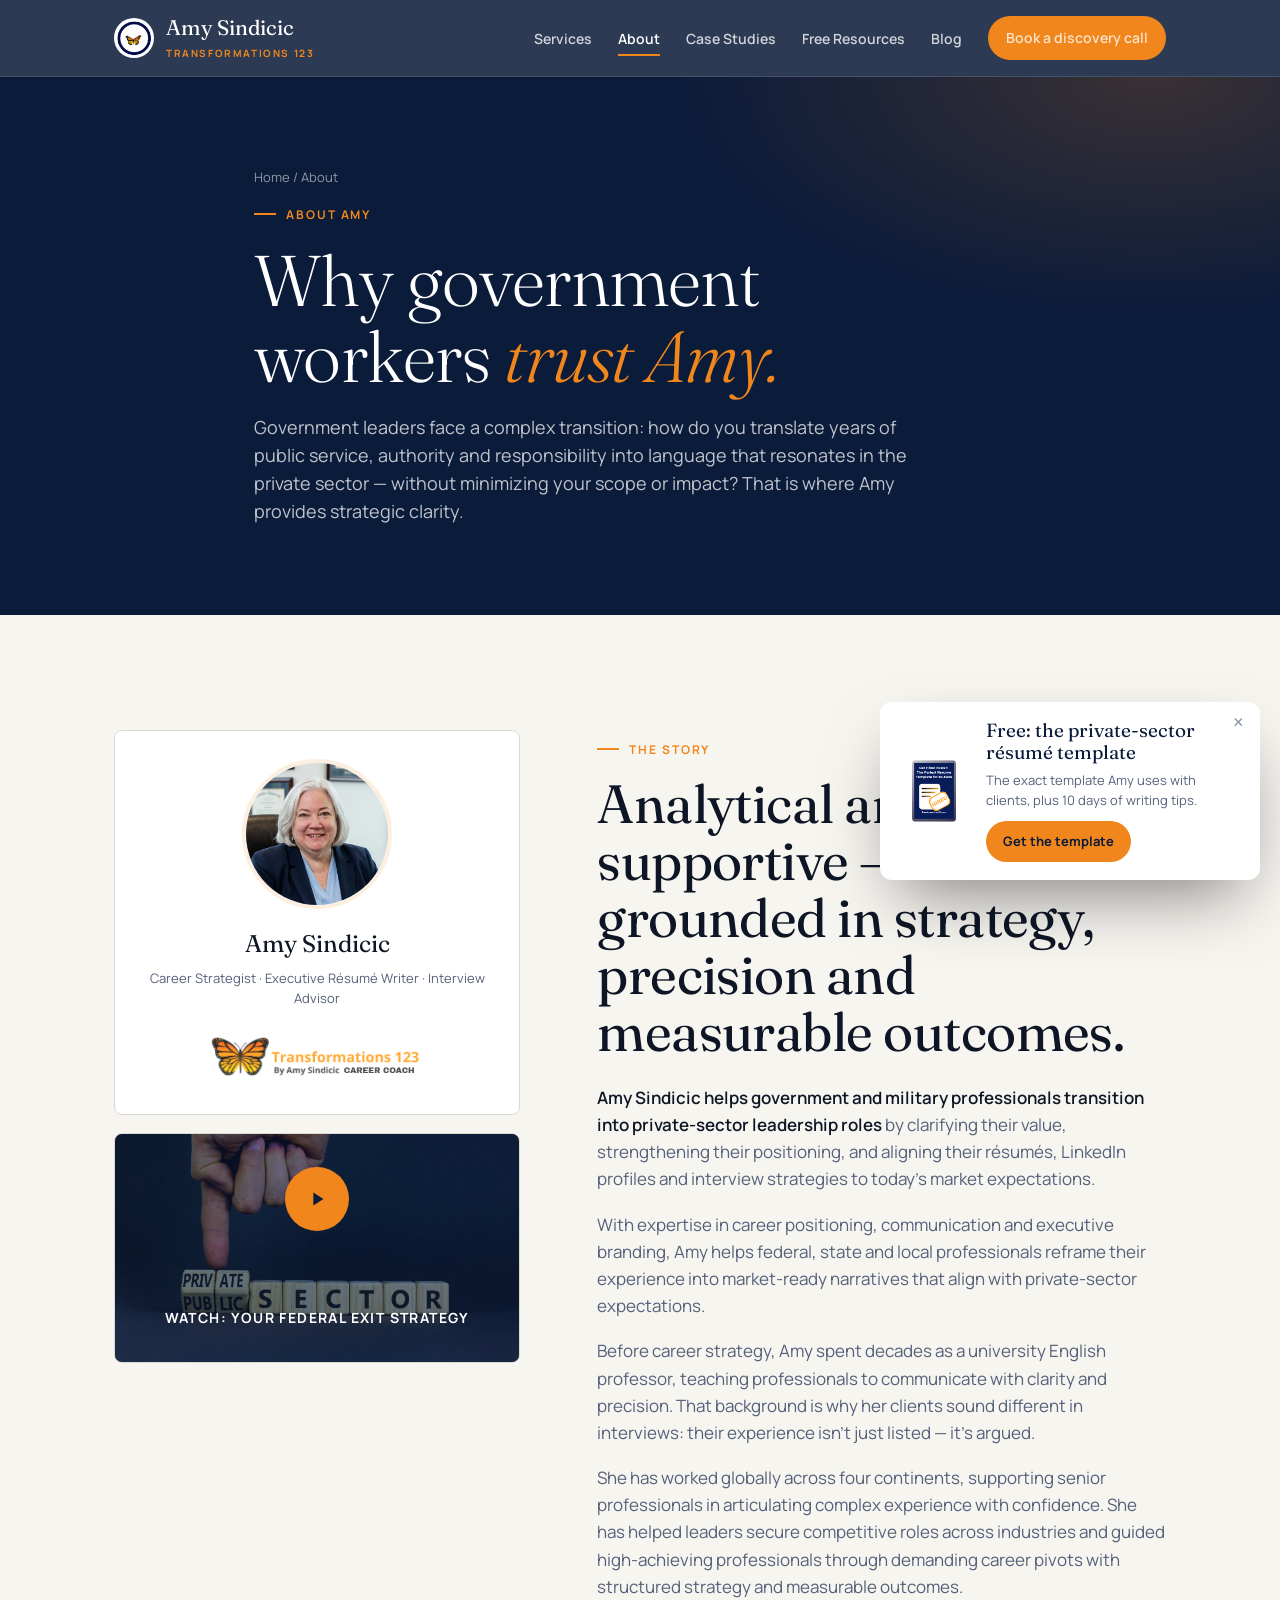
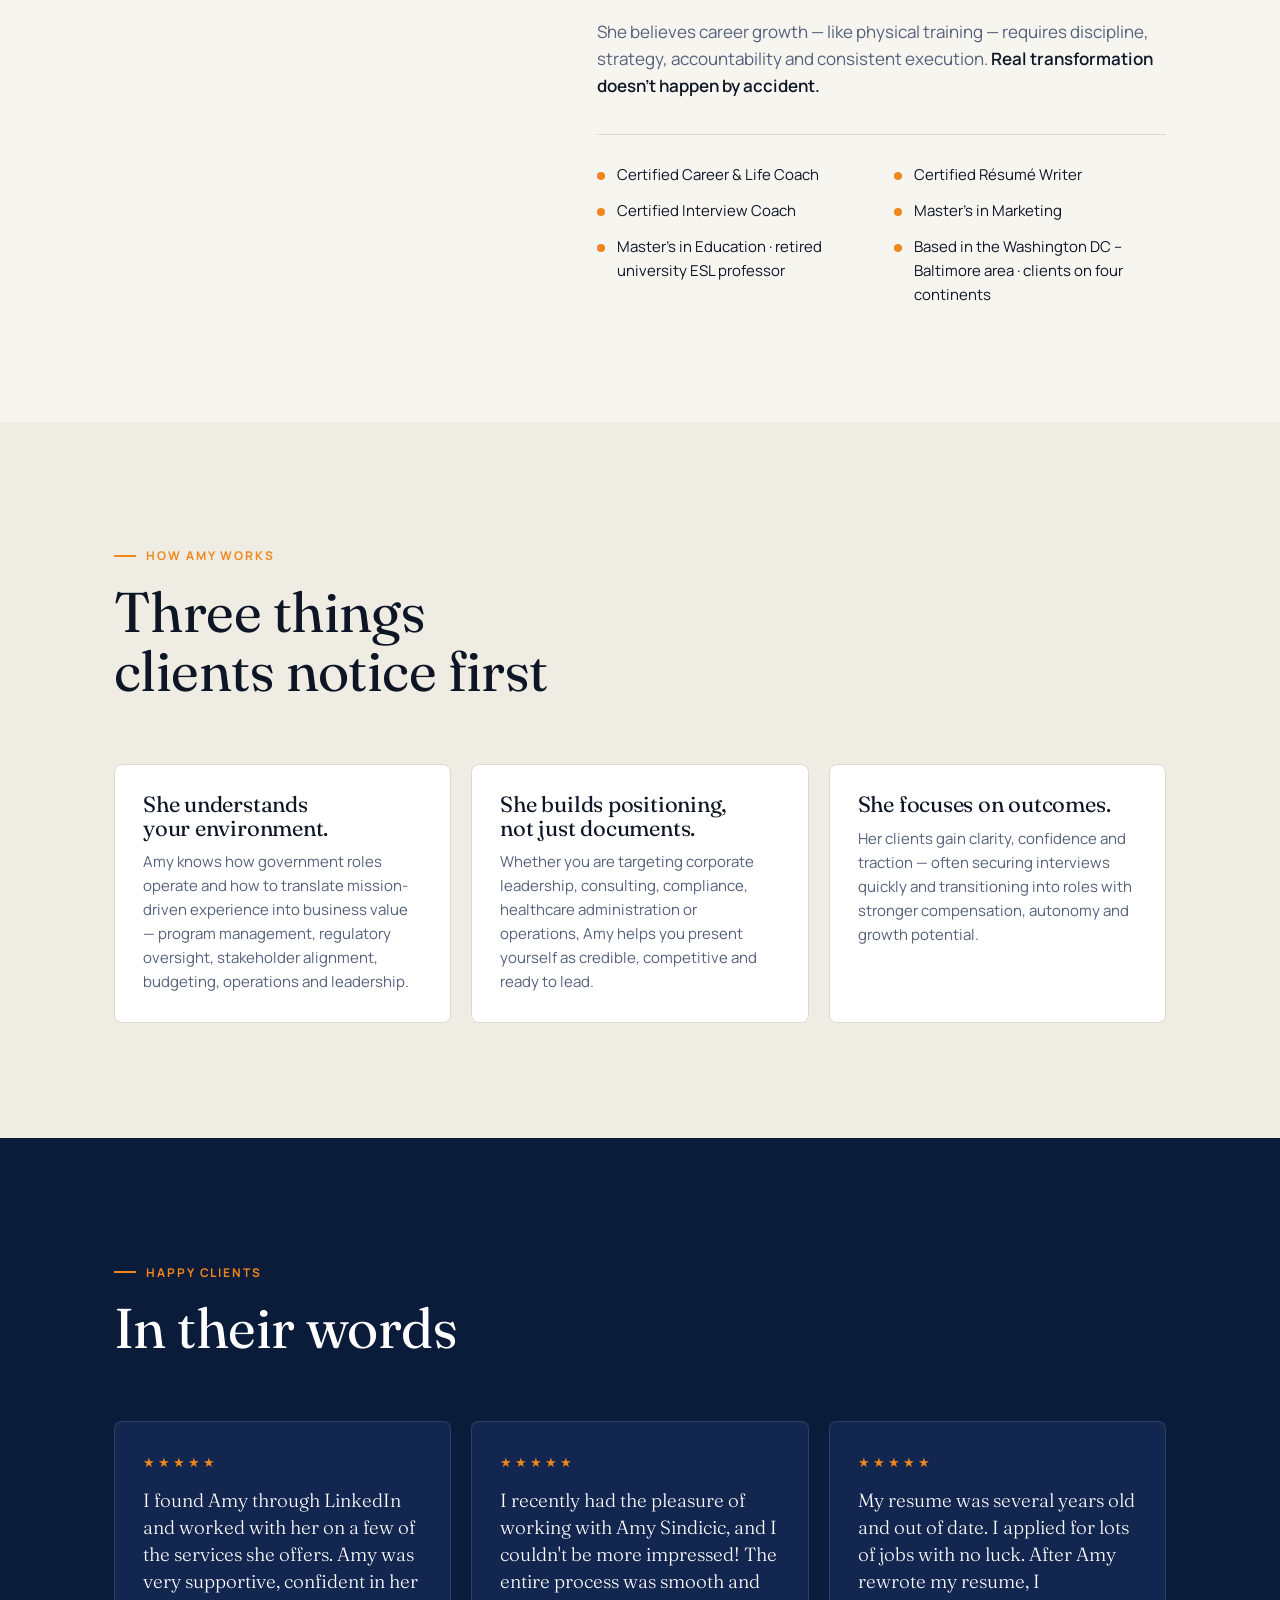
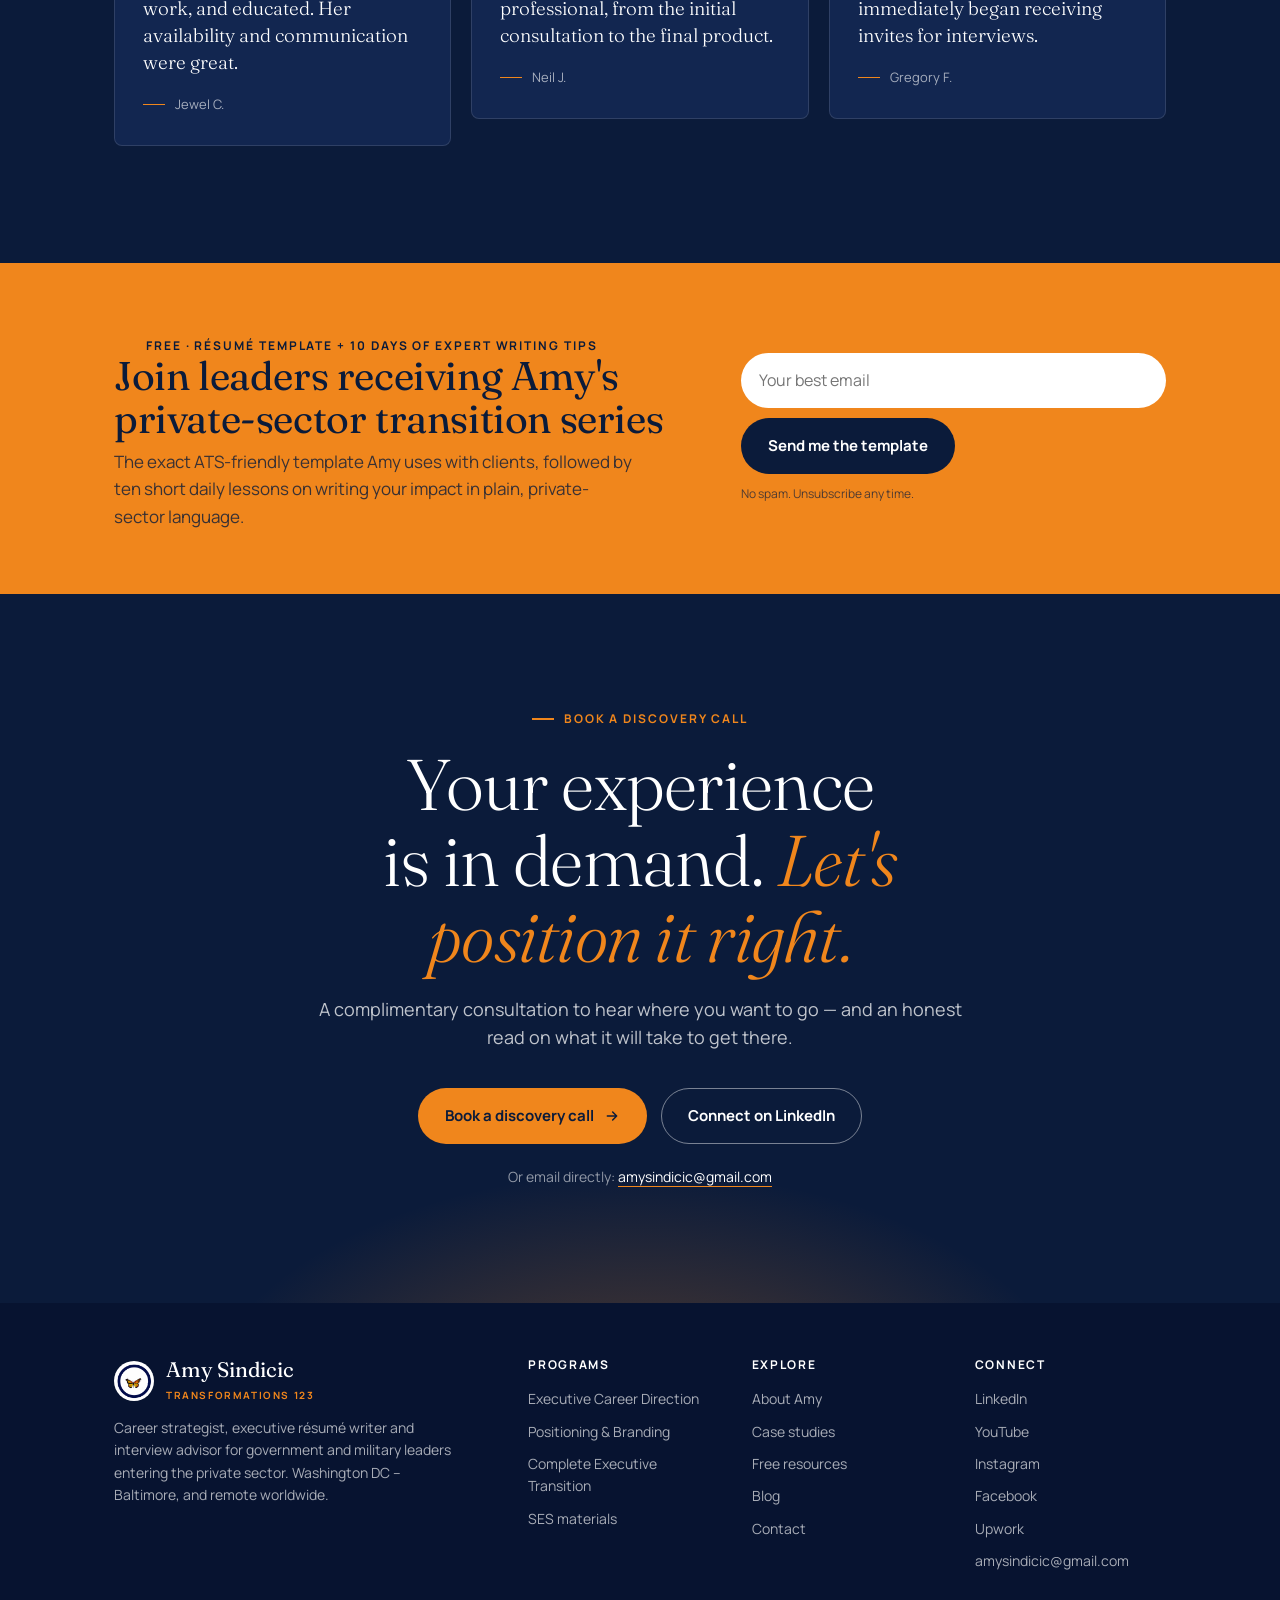
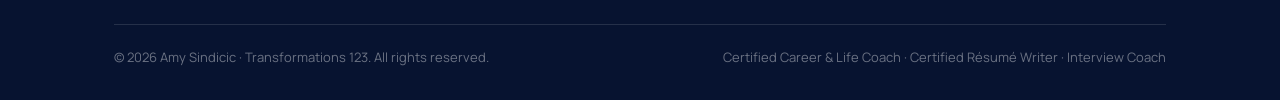
<file: about.html>
<!DOCTYPE html>
<html lang="en">
<head>
<meta charset="UTF-8">
<meta name="viewport" content="width=device-width, initial-scale=1">
<title>About Amy Sindicic | Career Strategist</title>
<meta name="description" content="Why government workers trust Amy: certified career coach, résumé writer and interview coach with a Master's in Marketing and clients on four continents.">
<link rel="icon" type="image/png" href="assets/brand/butterfly-badge.png">
<meta property="og:title" content="About Amy Sindicic | Career Strategist">
<meta property="og:description" content="Why government workers trust Amy: certified career coach, résumé writer and interview coach with a Master's in Marketing and clients on four continents.">
<meta property="og:image" content="assets/img/case-2.png">
<link rel="preconnect" href="https://fonts.googleapis.com">
<link rel="preconnect" href="https://fonts.gstatic.com" crossorigin>
<link rel="stylesheet" href="https://fonts.googleapis.com/css2?family=Fraunces:ital,opsz,wght,SOFT@0,9..144,300..700,50;1,9..144,300..700,50&family=Manrope:wght@400;500;600;700&display=swap">
<link rel="stylesheet" href="css/styles.css">
</head>
<body>
<div class="progress-bar" id="progressBar" aria-hidden="true"></div>
<header class="nav">
  <div class="wrap">
    <a class="brand" href="index.html"><img src="assets/brand/butterfly-badge.png" alt=""><span><b>Amy Sindicic</b><small>Transformations 123</small></span></a>
    <ul class="nav__links" id="navLinks">
      <li><a href="services.html">Services</a></li>
      <li><a href="about.html">About</a></li>
      <li><a href="case-studies.html">Case Studies</a></li>
      <li><a href="resources.html">Free Resources</a></li>
      <li><a href="blog.html">Blog</a></li>
      <li><a href="contact.html" class="btn btn--primary">Book a discovery call</a></li>
    </ul>
    <button class="nav__toggle" id="navToggle" aria-label="Open menu" aria-expanded="false" aria-controls="navLinks">
      <svg width="24" height="24" viewBox="0 0 24 24" fill="none" stroke="currentColor" stroke-width="2"><path d="M3 6h18M3 12h18M3 18h18"/></svg>
    </button>
  </div>
</header>
<main>
<section class="page-hero dark"><div class="wrap">
  <div class="crumbs"><a href="index.html">Home</a> / About</div>
  <span class="eyebrow">About Amy</span>
  <h1>Why government workers <em>trust Amy.</em></h1>
  <p class="lede">Government leaders face a complex transition: how do you translate years of public service, authority and responsibility into language that resonates in the private sector — without minimizing your scope or impact? That is where Amy provides strategic clarity.</p>
</div></section>

<section class="section">
  <div class="wrap about">
    <div class="about__side reveal">
      <div class="avatar-card">
        <img class="avatar" src="assets/img/amy-headshot.jpg" alt="Amy Sindicic">
        <b>Amy Sindicic</b><span>Career Strategist · Executive Résumé Writer · Interview Advisor</span>
        <img class="logo" src="assets/brand/logo.png" alt="Transformations 123">
      </div>
      <a class="video" href="https://www.youtube.com/watch?v=F7qezLNZGWA" target="_blank" rel="noopener" aria-label="Watch: Your Federal Exit Strategy">
        <img src="assets/img/public-private.jpg" alt="">
        <span><span><i><svg width="22" height="22" viewBox="0 0 24 24" fill="#0B1B3A"><path d="M8 5v14l11-7z"/></svg></i>Watch: Your Federal Exit Strategy</span></span>
      </a>
    </div>
    <div class="reveal">
      <span class="eyebrow">The story</span>
      <h2>Analytical and supportive — grounded in strategy, precision and measurable outcomes.</h2>
      <p><strong>Amy Sindicic helps government and military professionals transition into private-sector leadership roles</strong> by clarifying their value, strengthening their positioning, and aligning their résumés, LinkedIn profiles and interview strategies to today's market expectations.</p>
      <p>With expertise in career positioning, communication and executive branding, Amy helps federal, state and local professionals reframe their experience into market-ready narratives that align with private-sector expectations.</p>
      <p>Before career strategy, Amy spent decades as a university English professor, teaching professionals to communicate with clarity and precision. That background is why her clients sound different in interviews: their experience isn't just listed — it's argued.</p>
      <p>She has worked globally across four continents, supporting senior professionals in articulating complex experience with confidence. She has helped leaders secure competitive roles across industries and guided high-achieving professionals through demanding career pivots with structured strategy and measurable outcomes.</p>
      <p>She believes career growth — like physical training — requires discipline, strategy, accountability and consistent execution. <strong>Real transformation doesn't happen by accident.</strong></p>
      <div class="creds">
        <div>Certified Career &amp; Life Coach</div>
        <div>Certified Résumé Writer</div>
        <div>Certified Interview Coach</div>
        <div>Master's in Marketing</div>
        <div>Master's in Education · retired university ESL professor</div>
        <div>Based in the Washington DC – Baltimore area · clients on four continents</div>
      </div>
    </div>
  </div>
</section>

<section class="section alt">
  <div class="wrap">
    <div class="section-head reveal"><div><span class="eyebrow">How Amy works</span><h2>Three things clients notice first</h2></div></div>
    <div class="pillars reveal" style="margin-top:0">
      <div class="pillar"><h3>She understands your environment.</h3><p>Amy knows how government roles operate and how to translate mission-driven experience into business value — program management, regulatory oversight, stakeholder alignment, budgeting, operations and leadership.</p></div>
      <div class="pillar"><h3>She builds positioning, not just documents.</h3><p>Whether you are targeting corporate leadership, consulting, compliance, healthcare administration or operations, Amy helps you present yourself as credible, competitive and ready to lead.</p></div>
      <div class="pillar"><h3>She focuses on outcomes.</h3><p>Her clients gain clarity, confidence and traction — often securing interviews quickly and transitioning into roles with stronger compensation, autonomy and growth potential.</p></div>
    </div>
  </div>
</section>

<section class="section dark">
  <div class="wrap">
    <div class="section-head reveal"><div><span class="eyebrow">Happy clients</span><h2>In their words</h2></div></div>
    <div class="quotes reveal">
      <blockquote class="quote"><div class="stars">★★★★★</div><p>I found Amy through LinkedIn and worked with her on a few of the services she offers. Amy was very supportive, confident in her work, and educated. Her availability and communication were great.</p><footer>Jewel C.</footer></blockquote>
      <blockquote class="quote"><div class="stars">★★★★★</div><p>I recently had the pleasure of working with Amy Sindicic, and I couldn't be more impressed! The entire process was smooth and professional, from the initial consultation to the final product.</p><footer>Neil J.</footer></blockquote>
      <blockquote class="quote"><div class="stars">★★★★★</div><p>My resume was several years old and out of date. I applied for lots of jobs with no luck. After Amy rewrote my resume, I immediately began receiving invites for interviews.</p><footer>Gregory F.</footer></blockquote>
    </div>
  </div>
</section>
</main>
<section class="newsletter">
  <div class="wrap">
    <div><span class="eyebrow" style="color:var(--navy)">Free · résumé template + 10 days of expert writing tips</span>
      <h2>Join leaders receiving Amy's private-sector transition series</h2>
      <p>The exact ATS-friendly template Amy uses with clients, followed by ten short daily lessons on writing your impact in plain, private-sector language.</p></div>
    <form class="nl-form"><input type="email" required placeholder="Your best email" aria-label="Email"><button class="btn" type="submit">Send me the template</button><small>No spam. Unsubscribe any time.</small></form>
  </div>
</section>
<section class="section dark cta" id="book">
  <div class="wrap">
    <span class="eyebrow">Book a discovery call</span>
    <h2>Your experience is in demand. <em>Let's position it right.</em></h2>
    <p class="lede">A complimentary consultation to hear where you want to go — and an honest read on what it will take to get there.</p>
    <div class="cta__actions">
      <a class="btn btn--primary" href="contact.html">Book a discovery call <svg viewBox="0 0 24 24" fill="none" stroke="currentColor" stroke-width="2.2" stroke-linecap="round" stroke-linejoin="round"><path d="M5 12h14M13 6l6 6-6 6"/></svg></a>
      <a class="btn btn--ghost" href="https://www.linkedin.com/in/amy-sindicic-career-strategist/" target="_blank" rel="noopener">Connect on LinkedIn</a>
    </div>
    <p class="cta__mail">Or email directly: <a href="mailto:amysindicic@gmail.com">amysindicic@gmail.com</a></p>
  </div>
</section>
<footer class="footer">
  <div class="wrap">
    <div>
      <a class="brand" href="index.html"><img src="assets/brand/butterfly-badge.png" alt=""><span><b>Amy Sindicic</b><small>Transformations 123</small></span></a>
      <p style="max-width:38ch">Career strategist, executive résumé writer and interview advisor for government and military leaders entering the private sector. Washington DC – Baltimore, and remote worldwide.</p>
    </div>
    <div><h4>Programs</h4><ul><li><a href="services.html#direction">Executive Career Direction</a></li><li><a href="services.html#positioning">Positioning &amp; Branding</a></li><li><a href="services.html#complete">Complete Executive Transition</a></li><li><a href="resources.html#ses">SES materials</a></li></ul></div>
    <div><h4>Explore</h4><ul><li><a href="about.html">About Amy</a></li><li><a href="case-studies.html">Case studies</a></li><li><a href="resources.html">Free resources</a></li><li><a href="blog.html">Blog</a></li><li><a href="contact.html">Contact</a></li></ul></div>
    <div><h4>Connect</h4><ul>
      <li><a href="https://www.linkedin.com/in/amy-sindicic-career-strategist/" target="_blank" rel="noopener">LinkedIn</a></li>
      <li><a href="https://www.youtube.com/channel/UCBxBXFz8M6NemRSokwIGF3Q" target="_blank" rel="noopener">YouTube</a></li>
      <li><a href="https://www.instagram.com/amysindicic123/" target="_blank" rel="noopener">Instagram</a></li>
      <li><a href="https://www.facebook.com/transformations123" target="_blank" rel="noopener">Facebook</a></li>
      <li><a href="https://www.upwork.com/freelancers/amysindicic" target="_blank" rel="noopener">Upwork</a></li>
      <li><a href="mailto:amysindicic@gmail.com">amysindicic@gmail.com</a></li>
    </ul></div>
    <div class="footer__bottom"><span>© 2026 Amy Sindicic · Transformations 123. All rights reserved.</span><span>Certified Career &amp; Life Coach · Certified Résumé Writer · Interview Coach</span></div>
  </div>
</footer>
<div class="modal" id="videoModal" role="dialog" aria-modal="true" aria-label="Video"><button class="modal__close" aria-label="Close">×</button><div class="modal__box"></div></div>
<div class="slidein" id="slidein" role="dialog" aria-label="Free résumé template">
  <button class="slidein__x" id="slideinClose" aria-label="Close">×</button>
  <img src="assets/img/lib-resume-template-thumbnail.png" alt="">
  <div><b>Free: the private-sector résumé template</b><p>The exact template Amy uses with clients, plus 10 days of writing tips.</p><a class="btn btn--primary" href="resources.html">Get the template</a></div>
</div>
<div class="sticky-cta" id="stickyCta"><span>Free discovery call</span><a class="btn btn--primary" href="contact.html">Book now</a></div>
<script src="js/main.js"></script>
</body>
</html>
</file>
<file: css/styles.css>
/* Amy Sindicic · Transformations 123 — site stylesheet */
:root{
  --navy:#0B1B3A; --navy-2:#122650; --navy-3:#1B3468;
  --orange:#F0861C; --orange-dark:#D6720E; --orange-soft:#FDEFE0;
  --paper:#F7F5F0; --paper-2:#EFECE4; --white:#FFFFFF;
  --ink:#0E1626; --slate:#55607A; --slate-2:#8A93A6; --line:#DCD9D0; --line-dark:rgba(255,255,255,.12);
  --display:"Fraunces","Iowan Old Style",Georgia,serif;
  --body:"Manrope","Helvetica Neue",Arial,sans-serif;
  --max:1180px; --gutter:clamp(20px,5vw,64px); --r:8px;
}
*{box-sizing:border-box}
html{scroll-behavior:smooth;-webkit-text-size-adjust:100%}
body{margin:0;background:var(--paper);color:var(--ink);font-family:var(--body);font-size:17px;line-height:1.6;-webkit-font-smoothing:antialiased}
h1,h2,h3,h4{font-family:var(--display);font-weight:400;line-height:1.06;margin:0;text-wrap:balance;letter-spacing:-.01em}
p{margin:0} a{color:inherit;text-decoration:none} img{max-width:100%;height:auto;display:block} button{font:inherit}
:focus-visible{outline:2px solid var(--orange);outline-offset:3px}
.wrap{max-width:var(--max);margin:0 auto;padding:0 var(--gutter)}
.eyebrow{display:inline-flex;align-items:center;gap:10px;font-size:12px;font-weight:700;letter-spacing:.16em;text-transform:uppercase;color:var(--orange)}
.eyebrow::before{content:"";width:22px;height:2px;background:var(--orange)}
.lede{font-size:clamp(18px,1.4vw,21px);line-height:1.55;color:var(--slate);max-width:60ch}
.dark .lede{color:rgba(255,255,255,.74)}
.btn{display:inline-flex;align-items:center;gap:10px;padding:15px 26px;border-radius:999px;font-weight:700;font-size:15px;border:1.5px solid transparent;cursor:pointer;transition:transform .2s,background .2s,color .2s,border-color .2s}
.btn:hover{transform:translateY(-1px)}
.btn--primary{background:var(--orange);color:var(--navy)}
.btn--primary:hover{background:var(--orange-dark);color:#fff}
.btn--ghost{background:transparent;color:var(--navy);border-color:var(--navy)}
.btn--ghost:hover{background:var(--navy);color:#fff}
.dark .btn--ghost{color:#fff;border-color:rgba(255,255,255,.45)}
.dark .btn--ghost:hover{background:#fff;color:var(--navy);border-color:#fff}
.btn svg{width:16px;height:16px}
.section{padding:clamp(72px,9vw,128px) 0}
.section--tight{padding:clamp(48px,6vw,80px) 0}
.dark{background:var(--navy);color:#fff}
.alt{background:var(--paper-2)}
.section-head{display:grid;grid-template-columns:minmax(0,7fr) minmax(0,5fr);gap:32px;align-items:end;margin-bottom:clamp(40px,5vw,64px)}
.section-head h2{font-size:clamp(34px,4.4vw,56px)}
.section-head .eyebrow{margin-bottom:16px}
.section-head--center{grid-template-columns:1fr;text-align:center;justify-items:center}
.section-head--center .lede{margin:0 auto}
@media (max-width:820px){.section-head{grid-template-columns:1fr}}
.reveal{opacity:0;transform:translateY(22px);transition:opacity .7s ease,transform .7s ease}
.reveal.in{opacity:1;transform:none}
@media (prefers-reduced-motion:reduce){html{scroll-behavior:auto}.reveal{opacity:1;transform:none;transition:none}.ticker__track{animation:none!important}}

/* NAV */
.nav{position:sticky;top:0;z-index:50;background:rgba(11,27,58,.86);backdrop-filter:blur(14px);-webkit-backdrop-filter:blur(14px);color:#fff;border-bottom:1px solid var(--line-dark)}
.nav .wrap{display:flex;align-items:center;justify-content:space-between;height:76px;gap:20px}
.brand{display:flex;align-items:center;gap:12px;color:#fff}
.brand img{height:40px;width:40px;border-radius:50%;background:#fff;padding:2px}
.brand b{font-family:var(--display);font-weight:400;font-size:21px;letter-spacing:-.01em;line-height:1}
.brand small{display:block;font-size:10px;letter-spacing:.16em;text-transform:uppercase;color:var(--orange);font-weight:700;margin-top:3px}
.nav__links{display:flex;gap:26px;align-items:center;list-style:none;margin:0;padding:0}
.nav__links a{font-size:14px;font-weight:600;color:rgba(255,255,255,.78);padding:6px 0;border-bottom:2px solid transparent}
.nav__links a:hover,.nav__links a[aria-current="page"]{color:#fff;border-color:var(--orange)}
.nav__links .btn{padding:11px 18px;font-size:14px;border:0}
.nav__links .btn:hover{border-color:transparent}
.nav__toggle{display:none;background:none;border:0;color:#fff;width:44px;height:44px;cursor:pointer}
@media (max-width:980px){
  .nav__links{display:none;position:absolute;left:0;right:0;top:76px;background:var(--navy);flex-direction:column;align-items:flex-start;padding:16px var(--gutter) 28px;gap:14px;border-bottom:1px solid var(--line-dark)}
  .nav__links.open{display:flex}.nav__toggle{display:block}
}

/* HERO (home) */
.hero{position:relative;overflow:hidden;padding:clamp(64px,8vw,116px) 0 clamp(56px,7vw,88px)}
.hero::before{content:"";position:absolute;inset:0;background:radial-gradient(900px 520px at 85% 5%,rgba(240,134,28,.22),transparent 60%),radial-gradient(700px 400px at 5% 100%,rgba(27,52,104,.9),transparent 60%);pointer-events:none}
.hero .wrap{position:relative;display:grid;grid-template-columns:minmax(0,7fr) minmax(0,5fr);gap:clamp(32px,5vw,72px);align-items:center}
.hero h1{font-size:clamp(42px,6vw,82px);font-weight:300;margin:22px 0 26px}
.hero h1 em{font-style:italic;font-weight:400;color:var(--orange)}
.hero__cta{display:flex;flex-wrap:wrap;gap:14px;margin-top:36px}
.hero__proof{display:flex;flex-wrap:wrap;margin-top:52px;border-top:1px solid var(--line-dark);padding-top:26px}
.hero__proof div{flex:1 1 150px;padding-right:20px}
.hero__proof strong{display:block;font-family:var(--display);font-size:34px;font-weight:300;line-height:1;margin-bottom:6px;font-variant-numeric:tabular-nums}
.hero__proof span{font-size:13px;color:rgba(255,255,255,.62)}
.hero__art{position:relative}
.hero__art img{border-radius:var(--r);border:1px solid var(--line-dark);box-shadow:0 40px 80px -30px rgba(0,0,0,.7)}
.hero__card{position:absolute;left:-28px;bottom:-24px;background:#fff;color:var(--navy);border-radius:var(--r);padding:16px 18px;display:flex;align-items:center;gap:14px;box-shadow:0 24px 50px -20px rgba(0,0,0,.5);max-width:340px}
.hero__card img{width:56px;height:56px;border-radius:50%;object-fit:cover;border:0;box-shadow:none}
.hero__card b{font-family:var(--display);font-weight:400;font-size:17px;display:block}
.hero__card span{font-size:12px;color:var(--slate)}
.butterfly{position:absolute;top:-30px;right:-20px;width:90px;filter:drop-shadow(0 12px 20px rgba(0,0,0,.4));animation:float 6s ease-in-out infinite}
@keyframes float{0%,100%{transform:translateY(0) rotate(-4deg)}50%{transform:translateY(-10px) rotate(3deg)}}
@media (max-width:900px){.hero .wrap{grid-template-columns:1fr}.hero__art{max-width:520px;margin:0 auto 20px}.hero__card{left:8px;bottom:-20px}.butterfly{right:8px;top:-22px;width:72px}}

/* Page hero (inner pages) */
.page-hero{position:relative;overflow:hidden;padding:clamp(56px,7vw,96px) 0}
.page-hero::before{content:"";position:absolute;inset:0;background:radial-gradient(800px 400px at 90% 0%,rgba(240,134,28,.2),transparent 60%);pointer-events:none}
.page-hero .wrap{position:relative;max-width:900px}
.page-hero h1{font-size:clamp(40px,5.6vw,72px);font-weight:300;margin:18px 0 20px}
.page-hero h1 em{font-style:italic;color:var(--orange)}
.crumbs{font-size:13px;color:rgba(255,255,255,.55);margin-bottom:8px}
.crumbs a:hover{color:#fff}

/* TICKER */
.ticker{border-top:1px solid var(--line-dark);border-bottom:1px solid var(--line-dark);overflow:hidden;padding:18px 0}
.ticker__track{display:flex;width:max-content;animation:tick 42s linear infinite}
.ticker__track span{white-space:nowrap;font-size:13px;letter-spacing:.14em;text-transform:uppercase;color:rgba(255,255,255,.58);display:flex;align-items:center;gap:56px;padding-right:56px}
.ticker__track span::after{content:"";width:6px;height:6px;border-radius:50%;background:var(--orange)}
@keyframes tick{to{transform:translateX(-50%)}}

/* PROBLEM */
.problem{display:grid;grid-template-columns:repeat(3,1fr);gap:1px;background:var(--line);border:1px solid var(--line);border-radius:var(--r);overflow:hidden}
.problem article{background:var(--white);padding:36px 32px}
.problem h3{font-size:25px;margin:18px 0 12px}
.problem p{color:var(--slate);font-size:16px}
.problem .num{font-family:var(--display);font-size:14px;color:var(--orange);letter-spacing:.1em}
.pull{margin-top:48px;display:grid;grid-template-columns:minmax(0,5fr) minmax(0,7fr);gap:32px;align-items:center;padding-top:36px;border-top:1px solid var(--line)}
.pull h3{font-size:clamp(26px,3vw,38px);font-style:italic;font-weight:300}
.pull p{color:var(--slate);max-width:62ch}
@media (max-width:900px){.problem{grid-template-columns:1fr}.pull{grid-template-columns:1fr}}

/* SERVICES / TIERS */
.tiers{display:grid;grid-template-columns:repeat(3,1fr);gap:20px;align-items:stretch}
.tier{background:var(--white);border:1px solid var(--line);border-radius:var(--r);padding:36px 32px;display:flex;flex-direction:column;position:relative}
.tier--hi{background:var(--navy);color:#fff;border-color:var(--navy)}
.tier__flag{position:absolute;top:-13px;left:32px;background:var(--orange);color:var(--navy);font-size:11px;font-weight:700;letter-spacing:.14em;text-transform:uppercase;padding:6px 12px;border-radius:999px}
.tier__who{font-size:12px;font-weight:700;letter-spacing:.14em;text-transform:uppercase;color:var(--slate-2);margin-bottom:16px}
.tier--hi .tier__who{color:var(--orange)}
.tier h3{font-size:29px;margin-bottom:10px}
.tier__q{font-family:var(--display);font-style:italic;font-size:18px;color:var(--slate);line-height:1.4;margin-bottom:26px}
.tier--hi .tier__q{color:rgba(255,255,255,.72)}
.tier__price{font-family:var(--display);font-size:54px;font-weight:300;line-height:1;margin-bottom:6px;font-variant-numeric:tabular-nums}
.tier__price sup{font-size:22px;vertical-align:top;position:relative;top:.35em}
.tier__meta{font-size:13px;color:var(--slate-2);margin-bottom:26px}
.tier--hi .tier__meta{color:rgba(255,255,255,.55)}
.tier ul{list-style:none;padding:0;margin:0 0 30px;display:grid;gap:11px;font-size:15px}
.tier li{display:flex;gap:12px;align-items:flex-start;line-height:1.45}
.tier li::before{content:"";flex:none;width:18px;height:18px;margin-top:2px;border-radius:50%;background:var(--orange-soft) url("data:image/svg+xml,%3Csvg xmlns='http://www.w3.org/2000/svg' viewBox='0 0 24 24' fill='none' stroke='%23D6720E' stroke-width='3' stroke-linecap='round' stroke-linejoin='round'%3E%3Cpath d='M5 12l5 5L19 7'/%3E%3C/svg%3E") center/10px no-repeat}
.tier--hi li::before{background-color:rgba(240,134,28,.2)}
.tier .btn{margin-top:auto;justify-content:center}
.tiers-note{margin-top:28px;font-size:15px;color:var(--slate)}
.tiers-note a{color:var(--orange-dark);font-weight:700}
@media (max-width:960px){.tiers{grid-template-columns:1fr;max-width:520px}}

/* PROCESS */
.process{display:grid;grid-template-columns:repeat(4,1fr);counter-reset:step}
.step{padding:32px 28px 32px 0;border-top:1px solid var(--line-dark)}
.step + .step{padding-left:28px;border-left:1px solid var(--line-dark)}
.step::before{counter-increment:step;content:"0" counter(step);font-family:var(--display);font-size:56px;font-weight:300;color:var(--orange);line-height:1;display:block;margin-bottom:22px}
.step h3{font-size:24px;margin-bottom:10px}
.step p{color:rgba(255,255,255,.68);font-size:15px}
@media (max-width:900px){.process{grid-template-columns:1fr 1fr}.step:nth-child(3){border-left:0;padding-left:0}}
@media (max-width:560px){.process{grid-template-columns:1fr}.step + .step{border-left:0;padding-left:0}}

/* CASE STUDIES */
.cases{display:grid;grid-template-columns:repeat(2,1fr);gap:22px}
.case{background:var(--white);border:1px solid var(--line);border-radius:var(--r);overflow:hidden;display:flex;flex-direction:column;transition:transform .25s,box-shadow .25s}
.case:hover{transform:translateY(-4px);box-shadow:0 30px 50px -30px rgba(11,27,58,.4)}
.case img{aspect-ratio:4/3;object-fit:cover;width:100%}
.case__body{padding:26px 28px 28px;display:flex;flex-direction:column;gap:10px;flex:1}
.case__path{font-size:12px;font-weight:700;letter-spacing:.14em;text-transform:uppercase;color:var(--orange-dark)}
.case h3{font-size:24px}
.case p{color:var(--slate);font-size:15px}
.case .more{margin-top:auto;padding-top:8px;font-size:14px;font-weight:700;color:var(--navy)}
@media (max-width:820px){.cases{grid-template-columns:1fr}}
.case-full{max-width:760px}
.case-full h2{font-size:clamp(28px,3.4vw,40px);margin:48px 0 16px}
.case-full p{color:var(--slate);margin-bottom:18px}
.case-full blockquote{margin:28px 0;padding:24px 28px;border-left:3px solid var(--orange);background:var(--white);font-family:var(--display);font-size:22px;font-style:italic;line-height:1.4}

/* TESTIMONIALS */
.quotes{columns:3;column-gap:20px}
.quote{break-inside:avoid;background:var(--navy-2);border:1px solid var(--line-dark);border-radius:var(--r);padding:30px 28px;margin:0 0 20px}
.quote .stars{color:var(--orange);letter-spacing:3px;font-size:13px;margin-bottom:14px}
.quote p{font-family:var(--display);font-size:19px;line-height:1.42;font-weight:300}
.quote footer{margin-top:18px;font-size:13px;color:rgba(255,255,255,.62);display:flex;align-items:center;gap:10px}
.quote footer::before{content:"";width:22px;height:1px;background:var(--orange)}
@media (max-width:900px){.quotes{columns:2}}@media (max-width:600px){.quotes{columns:1}}

/* ABOUT */
.about{display:grid;grid-template-columns:minmax(0,5fr) minmax(0,7fr);gap:clamp(36px,6vw,88px);align-items:start}
.about__side{position:sticky;top:100px;display:grid;gap:18px}
.avatar-card{background:var(--white);border:1px solid var(--line);border-radius:var(--r);padding:28px;text-align:center}
.avatar-card img.avatar{width:150px;height:150px;border-radius:50%;object-fit:cover;object-position:center 30%;margin:0 auto 16px;border:4px solid var(--orange-soft)}
.avatar-card b{font-family:var(--display);font-weight:400;font-size:24px;display:block}
.avatar-card span{font-size:13px;color:var(--slate);display:block;margin-top:4px}
.avatar-card .logo{max-width:220px;margin:18px auto 0}
.about__side .video{position:relative;border-radius:var(--r);overflow:hidden;border:1px solid var(--line)}
.about__side .video img{width:100%;aspect-ratio:16/9;object-fit:cover}
.about__side .video span{position:absolute;inset:0;display:grid;place-items:center;background:rgba(11,27,58,.35);color:#fff;font-weight:700;font-size:14px;letter-spacing:.1em;text-transform:uppercase}
.about__side .video i{width:64px;height:64px;border-radius:50%;background:var(--orange);display:grid;place-items:center;margin-bottom:10px}
.about h2{font-size:clamp(34px,4.2vw,54px);margin:16px 0 24px}
.about p{color:var(--slate);margin-bottom:18px;max-width:62ch}
.about p strong{color:var(--ink);font-weight:600}
.creds{margin-top:34px;display:grid;grid-template-columns:1fr 1fr;gap:12px 24px;padding-top:28px;border-top:1px solid var(--line)}
.creds div{display:flex;gap:12px;align-items:flex-start;font-size:15px}
.creds div::before{content:"";flex:none;width:8px;height:8px;margin-top:9px;border-radius:50%;background:var(--orange)}
.pillars{display:grid;grid-template-columns:repeat(3,1fr);gap:20px;margin-top:40px}
.pillar{background:var(--white);border:1px solid var(--line);border-radius:var(--r);padding:28px}
.pillar h3{font-size:22px;margin-bottom:10px}.pillar p{font-size:15px;color:var(--slate);margin:0}
@media (max-width:900px){.about{grid-template-columns:1fr}.about__side{position:static}.pillars{grid-template-columns:1fr}.creds{grid-template-columns:1fr}}

/* POSTS */
.posts{display:grid;grid-template-columns:repeat(3,1fr);gap:20px}
.post{background:var(--white);border:1px solid var(--line);border-radius:var(--r);overflow:hidden;display:flex;flex-direction:column;transition:border-color .2s,transform .25s}
.post:hover{border-color:var(--navy);transform:translateY(-3px)}
.post img{aspect-ratio:3/2;object-fit:cover;width:100%}
.post__body{padding:22px 24px 26px;display:flex;flex-direction:column;gap:10px;flex:1}
.post span{font-size:12px;font-weight:700;letter-spacing:.12em;text-transform:uppercase;color:var(--slate-2)}
.post h3{font-size:22px;line-height:1.2}
.post em{margin-top:auto;padding-top:6px;font-style:normal;font-size:14px;font-weight:700;color:var(--orange-dark)}
@media (max-width:900px){.posts{grid-template-columns:1fr 1fr}}@media (max-width:600px){.posts{grid-template-columns:1fr}}

/* RESOURCES */
.res-grid{display:grid;grid-template-columns:repeat(3,1fr);gap:20px}
.res{background:var(--white);border:1px solid var(--line);border-radius:var(--r);padding:20px;display:grid;grid-template-columns:84px 1fr;gap:18px;align-items:center;transition:border-color .2s}
.res:hover{border-color:var(--orange)}
.res img{width:84px;height:84px;border-radius:6px;object-fit:cover}
.res b{display:block;font-family:var(--display);font-weight:400;font-size:19px;line-height:1.2}
.res span{font-size:12px;color:var(--slate-2);font-weight:700;letter-spacing:.1em;text-transform:uppercase;display:block;margin-top:6px}
@media (max-width:900px){.res-grid{grid-template-columns:1fr 1fr}}@media (max-width:600px){.res-grid{grid-template-columns:1fr}}
.samples{display:grid;grid-template-columns:1fr 1fr;gap:24px}
.sample{background:var(--white);border:1px solid var(--line);border-radius:var(--r);overflow:hidden}
.sample img{width:100%;aspect-ratio:4/3;object-fit:cover}
.sample__body{padding:28px}
.sample h3{font-size:26px;margin-bottom:10px}.sample p{color:var(--slate);font-size:15px;margin-bottom:18px}
.sample ul{list-style:none;padding:0;margin:0 0 20px;display:grid;gap:8px}
.sample li a{display:flex;align-items:center;gap:10px;font-weight:600;font-size:15px;color:var(--navy)}
.sample li a:hover{color:var(--orange-dark)}
.sample li a::before{content:"↓";color:var(--orange);font-weight:700}
@media (max-width:820px){.samples{grid-template-columns:1fr}}
.lead-magnet{display:grid;grid-template-columns:minmax(0,5fr) minmax(0,7fr);gap:40px;align-items:center;background:var(--navy);color:#fff;border-radius:var(--r);padding:clamp(28px,4vw,56px);overflow:hidden;position:relative}
.lead-magnet::before{content:"";position:absolute;inset:0;background:radial-gradient(500px 300px at 100% 0%,rgba(240,134,28,.25),transparent 60%);pointer-events:none}
.lead-magnet>*{position:relative}
.lead-magnet img{border-radius:6px;box-shadow:0 30px 60px -30px rgba(0,0,0,.7)}
.lead-magnet h2{font-size:clamp(28px,3.6vw,44px);margin:12px 0 16px}
.lead-magnet ul{margin:0 0 24px;padding:0;list-style:none;display:grid;gap:8px;color:rgba(255,255,255,.78);font-size:15px}
.lead-magnet li::before{content:"✓ ";color:var(--orange);font-weight:700}
@media (max-width:820px){.lead-magnet{grid-template-columns:1fr}}

/* FAQ */
.faq{max-width:780px}
.faq details{border-top:1px solid var(--line)}
.faq details:last-child{border-bottom:1px solid var(--line)}
.faq summary{cursor:pointer;list-style:none;display:flex;justify-content:space-between;gap:20px;align-items:center;padding:24px 0;font-family:var(--display);font-size:22px;line-height:1.3}
.faq summary::-webkit-details-marker{display:none}
.faq summary::after{content:"+";font-size:26px;color:var(--orange);font-family:var(--body);transition:transform .2s}
.faq details[open] summary::after{transform:rotate(45deg)}
.faq details p{padding:0 0 26px;color:var(--slate);max-width:64ch}

/* CTA */
.cta{position:relative;overflow:hidden}
.cta::before{content:"";position:absolute;inset:0;background:radial-gradient(700px 420px at 50% 120%,rgba(240,134,28,.35),transparent 65%)}
.cta .wrap{position:relative;text-align:center;display:grid;justify-items:center}
.cta h2{font-size:clamp(38px,5.6vw,72px);font-weight:300;max-width:16ch;margin:18px 0 22px}
.cta h2 em{font-style:italic;color:var(--orange)}
.cta .lede{text-align:center;margin:0 auto}
.cta__actions{display:flex;gap:14px;flex-wrap:wrap;justify-content:center;margin-top:36px}
.cta__mail{margin-top:22px;font-size:14px;color:rgba(255,255,255,.55)}
.cta__mail a{color:#fff;border-bottom:1px solid var(--orange)}

/* CONTACT FORM */
.contact{display:grid;grid-template-columns:minmax(0,5fr) minmax(0,7fr);gap:clamp(32px,6vw,80px);align-items:start}
.form{background:var(--white);border:1px solid var(--line);border-radius:var(--r);padding:clamp(24px,3vw,40px);display:grid;gap:18px}
.form label{display:grid;gap:8px;font-size:13px;font-weight:700;letter-spacing:.08em;text-transform:uppercase;color:var(--slate)}
.form input,.form select,.form textarea{font:inherit;font-size:16px;padding:14px 16px;border:1px solid var(--line);border-radius:6px;background:var(--paper);color:var(--ink);width:100%}
.form input:focus,.form select:focus,.form textarea:focus{outline:2px solid var(--orange);border-color:transparent}
.form .row{display:grid;grid-template-columns:1fr 1fr;gap:18px}
.contact-list{display:grid;gap:22px;margin-top:32px}
.contact-list div{display:grid;gap:4px}
.contact-list b{font-size:12px;letter-spacing:.14em;text-transform:uppercase;color:var(--orange-dark)}
.contact-list a:hover{color:var(--orange-dark)}
@media (max-width:820px){.contact{grid-template-columns:1fr}.form .row{grid-template-columns:1fr}}

/* FOOTER */
.footer{background:#071330;color:rgba(255,255,255,.65);padding:56px 0 32px;font-size:14px}
.footer .wrap{display:grid;grid-template-columns:2fr 1fr 1fr 1fr;gap:32px}
.footer h4{font-family:var(--body);font-size:12px;letter-spacing:.14em;text-transform:uppercase;color:#fff;margin-bottom:16px;font-weight:700}
.footer ul{list-style:none;padding:0;margin:0;display:grid;gap:10px}
.footer a:hover{color:#fff}
.footer .brand{margin-bottom:14px}
.footer__bottom{grid-column:1/-1;border-top:1px solid var(--line-dark);padding-top:22px;margin-top:20px;display:flex;justify-content:space-between;flex-wrap:wrap;gap:12px;font-size:13px;color:rgba(255,255,255,.4)}
@media (max-width:820px){.footer .wrap{grid-template-columns:1fr 1fr}}

/* ===== v2: Erica-level additions ===== */
/* hero entrance */
.hero .stagger>*{opacity:0;transform:translateY(18px);animation:rise .8s cubic-bezier(.2,.7,.2,1) forwards}
.hero .stagger>*:nth-child(2){animation-delay:.1s}.hero .stagger>*:nth-child(3){animation-delay:.2s}.hero .stagger>*:nth-child(4){animation-delay:.3s}.hero .stagger>*:nth-child(5){animation-delay:.4s}
@keyframes rise{to{opacity:1;transform:none}}
@media (prefers-reduced-motion:reduce){.hero .stagger>*{animation:none;opacity:1;transform:none}}
.btn--play{background:transparent;color:#fff;border-color:rgba(255,255,255,.45);padding-left:14px}
.btn--play:hover{background:#fff;color:var(--navy);border-color:#fff}
.btn--play i{width:34px;height:34px;border-radius:50%;background:var(--orange);display:grid;place-items:center;flex:none}
.btn--play i svg{width:14px;height:14px;fill:var(--navy);stroke:none;margin-left:2px}
/* video poster in hero */
.hero__video{position:relative;display:block;border-radius:var(--r);overflow:hidden;border:1px solid var(--line-dark);box-shadow:0 40px 80px -30px rgba(0,0,0,.7);cursor:pointer}
.hero__video img{width:100%;aspect-ratio:4/3;object-fit:cover;transition:transform .6s}
.hero__video:hover img{transform:scale(1.03)}
.hero__video .play{position:absolute;inset:0;display:grid;place-items:center;background:linear-gradient(to top,rgba(11,27,58,.75),rgba(11,27,58,.1))}
.hero__video .play i{width:84px;height:84px;border-radius:50%;background:var(--orange);display:grid;place-items:center;box-shadow:0 0 0 12px rgba(240,134,28,.25);transition:transform .3s}
.hero__video:hover .play i{transform:scale(1.08)}
.hero__video .play svg{width:30px;height:30px;fill:var(--navy);margin-left:4px}
.hero__video .label{position:absolute;left:20px;bottom:18px;right:20px;color:#fff;display:flex;justify-content:space-between;align-items:end;gap:12px}
.hero__video .label b{font-family:var(--display);font-weight:400;font-size:20px;display:block}
.hero__video .label span{font-size:12px;letter-spacing:.12em;text-transform:uppercase;color:var(--orange);font-weight:700}
/* credential badges (Erica's award trio) */
.badges{display:grid;grid-template-columns:repeat(3,1fr);gap:1px;background:var(--line-dark);border-top:1px solid var(--line-dark)}
.badges div{background:var(--navy);padding:30px 28px;display:flex;gap:18px;align-items:center}
.badges img{width:56px;height:56px;border-radius:50%;background:#fff;padding:3px;flex:none}
.badges b{font-family:var(--display);font-weight:400;font-size:20px;display:block;line-height:1.15}
.badges span{font-size:12px;letter-spacing:.1em;text-transform:uppercase;color:var(--orange);font-weight:700}
@media (max-width:820px){.badges{grid-template-columns:1fr}}
/* problem statement — big centered like Erica */
.statement{text-align:center;display:grid;justify-items:center;gap:20px}
.statement .q{font-size:clamp(18px,1.6vw,22px);color:var(--slate);max-width:44ch}
.statement h2{font-size:clamp(36px,5vw,64px);max-width:20ch;font-weight:300}
.statement h2 em{font-style:italic;color:var(--orange-dark)}
.promises{display:grid;grid-template-columns:repeat(4,1fr);gap:20px;margin-top:56px;text-align:left}
.promise{border-top:3px solid var(--orange);padding-top:20px}
.promise b{display:block;font-family:var(--body);font-size:13px;letter-spacing:.14em;text-transform:uppercase;color:var(--navy);margin-bottom:8px}
.promise p{font-size:15px;color:var(--slate)}
@media (max-width:900px){.promises{grid-template-columns:1fr 1fr}}@media (max-width:560px){.promises{grid-template-columns:1fr}}
/* framework */
.framework{display:grid;grid-template-columns:minmax(0,5fr) minmax(0,7fr);gap:clamp(32px,6vw,80px);align-items:center}
.framework h2{font-size:clamp(34px,4.4vw,56px);margin:16px 0 18px}
.framework h2 em{font-style:italic;color:var(--orange)}
.framework .tm{font-size:.5em;vertical-align:super;color:var(--orange)}
.fw-steps{display:grid;gap:14px;counter-reset:fw}
.fw-step{display:grid;grid-template-columns:64px 1fr;gap:18px;align-items:start;background:var(--navy-2);border:1px solid var(--line-dark);border-radius:var(--r);padding:22px 24px;transition:border-color .2s,transform .2s}
.fw-step:hover{border-color:var(--orange);transform:translateX(4px)}
.fw-step::before{counter-increment:fw;content:counter(fw);font-family:var(--display);font-size:44px;font-weight:300;color:var(--orange);line-height:1}
.fw-step h3{font-size:22px;margin-bottom:6px}.fw-step p{font-size:15px;color:rgba(255,255,255,.7)}
@media (max-width:900px){.framework{grid-template-columns:1fr}}
/* count-up numbers */
[data-count]{font-variant-numeric:tabular-nums}
/* newsletter band */
.newsletter{background:var(--orange);color:var(--navy);padding:clamp(40px,5vw,64px) 0}
.newsletter .wrap{display:grid;grid-template-columns:minmax(0,7fr) minmax(0,5fr);gap:32px;align-items:center}
.newsletter h2{font-size:clamp(26px,3.2vw,40px)}
.newsletter p{margin-top:8px;color:rgba(11,27,58,.8);max-width:52ch}
.nl-form{display:flex;gap:10px;flex-wrap:wrap}
.nl-form input{flex:1 1 220px;font:inherit;font-size:16px;padding:15px 18px;border-radius:999px;border:0;background:#fff;color:var(--ink)}
.nl-form .btn{background:var(--navy);color:#fff}.nl-form .btn:hover{background:#000}
.nl-form small{flex-basis:100%;font-size:12px;color:rgba(11,27,58,.7)}
@media (max-width:820px){.newsletter .wrap{grid-template-columns:1fr}}
/* "where clients land" strip (logo-bar equivalent) */
.land{text-align:center}
.land h2{font-size:clamp(22px,2.4vw,30px);color:var(--slate);font-weight:300;margin-bottom:28px}
.land ul{list-style:none;padding:0;margin:0;display:flex;flex-wrap:wrap;justify-content:center;gap:12px}
.land li{border:1px solid var(--line);background:var(--white);border-radius:999px;padding:12px 22px;font-weight:600;font-size:15px;color:var(--navy)}
/* results to expect */
.results{display:grid;grid-template-columns:repeat(4,1fr);gap:20px}
.result{background:var(--white);border:1px solid var(--line);border-radius:var(--r);padding:30px 28px;position:relative;overflow:hidden}
.result::after{content:"";position:absolute;right:-30px;top:-30px;width:110px;height:110px;border-radius:50%;background:var(--orange-soft);z-index:0}
.result>*{position:relative}
.result h3{font-size:26px;margin-bottom:10px;line-height:1.1}
.result p{font-size:15px;color:var(--slate)}
@media (max-width:900px){.results{grid-template-columns:1fr 1fr}}@media (max-width:560px){.results{grid-template-columns:1fr}}
/* dual CTA + explore */
.dual{display:grid;grid-template-columns:1fr 1fr;gap:20px}
.dual a{display:block;border-radius:var(--r);padding:clamp(28px,4vw,48px);background:var(--navy);color:#fff;position:relative;overflow:hidden;transition:transform .25s}
.dual a:hover{transform:translateY(-4px)}
.dual a:nth-child(2){background:var(--white);color:var(--navy);border:1px solid var(--line)}
.dual small{font-size:12px;letter-spacing:.14em;text-transform:uppercase;color:var(--orange);font-weight:700}
.dual h3{font-size:clamp(28px,3.2vw,40px);margin:10px 0 18px}
.dual .btn{pointer-events:none}
@media (max-width:820px){.dual{grid-template-columns:1fr}}
.explore{display:grid;grid-template-columns:repeat(3,1fr);gap:20px;margin-top:20px}
.explore a{display:flex;align-items:center;justify-content:space-between;gap:14px;padding:22px 26px;border:1px solid var(--line);border-radius:var(--r);background:var(--white);font-family:var(--display);font-size:21px;transition:border-color .2s}
.explore a:hover{border-color:var(--orange)}.explore a span{color:var(--orange);font-size:24px}
@media (max-width:820px){.explore{grid-template-columns:1fr}}
/* video modal */
.modal{position:fixed;inset:0;z-index:100;background:rgba(7,19,48,.92);display:none;place-items:center;padding:20px}
.modal.open{display:grid}
.modal__box{width:min(1000px,100%);aspect-ratio:16/9;background:#000;border-radius:var(--r);overflow:hidden;box-shadow:0 40px 100px rgba(0,0,0,.6)}
.modal__box iframe{width:100%;height:100%;border:0}
.modal__close{position:absolute;top:18px;right:18px;background:#fff;color:var(--navy);border:0;width:44px;height:44px;border-radius:50%;font-size:22px;cursor:pointer}
/* sticky mobile CTA */
.sticky-cta{display:none}
@media (max-width:820px){.sticky-cta{display:flex;position:fixed;left:0;right:0;bottom:0;z-index:60;background:var(--navy);border-top:1px solid var(--line-dark);padding:10px var(--gutter);gap:10px;align-items:center;justify-content:space-between;transform:translateY(100%);transition:transform .3s}.sticky-cta.show{transform:none}.sticky-cta span{font-size:13px;color:rgba(255,255,255,.75)}.sticky-cta .btn{padding:11px 18px;font-size:14px;white-space:nowrap}}
/* testimonial footer with role */
.quote footer em{font-style:normal;color:rgba(255,255,255,.4);display:block;font-size:12px}
.hero__proof strong span{font-size:inherit;color:inherit;letter-spacing:0}
.result h3{font-size:24px;overflow-wrap:anywhere}

/* ===== v3 hero ===== */
.hero--v3{min-height:min(92vh,900px);display:flex;align-items:center;padding:clamp(56px,7vw,96px) 0 clamp(72px,8vw,110px)}
.hero--v3::before{display:none}
.hero__net{position:absolute;inset:0;width:100%;height:100%;opacity:.9}
.hero__glow{position:absolute;inset:0;pointer-events:none;background:
  radial-gradient(700px 420px at 78% 40%,rgba(240,134,28,.22),transparent 62%),
  radial-gradient(900px 600px at 10% 110%,rgba(27,52,104,.95),transparent 60%),
  linear-gradient(to bottom,rgba(11,27,58,0) 70%,var(--navy) 100%)}
.hero--v3 .wrap{position:relative;z-index:2;width:100%}
.hero__h1{font-size:clamp(44px,6.4vw,88px)}
.flip{display:inline-grid;vertical-align:bottom;overflow:hidden;position:relative}
.flip>span{grid-area:1/1;display:block;will-change:transform,opacity}
.flip .out{animation:flipOut .5s cubic-bezier(.4,0,.2,1) forwards}
.flip .in{animation:flipIn .55s cubic-bezier(.2,.7,.2,1) forwards}
@keyframes flipOut{to{transform:translateY(-110%);opacity:0}}
@keyframes flipIn{from{transform:translateY(110%);opacity:0}to{transform:none;opacity:1}}
.flip--em{font-style:italic;color:var(--orange)}
.btn--glow{box-shadow:0 0 0 0 rgba(240,134,28,.55);animation:pulse 2.6s ease-out infinite}
@keyframes pulse{0%{box-shadow:0 0 0 0 rgba(240,134,28,.55)}70%{box-shadow:0 0 0 18px rgba(240,134,28,0)}100%{box-shadow:0 0 0 0 rgba(240,134,28,0)}}
/* stage */
.hero__stage{position:relative;min-height:440px;perspective:1200px}
.hero__stage [data-depth]{transition:transform .25s ease-out;will-change:transform}
.translator{position:relative;background:rgba(255,255,255,.06);backdrop-filter:blur(14px);-webkit-backdrop-filter:blur(14px);border:1px solid rgba(255,255,255,.16);border-radius:14px;padding:22px 24px 20px;box-shadow:0 50px 100px -40px rgba(0,0,0,.8),inset 0 1px 0 rgba(255,255,255,.12)}
.translator__bar{display:flex;align-items:center;gap:6px;margin-bottom:18px}
.translator__bar .dot{width:9px;height:9px;border-radius:50%;background:rgba(255,255,255,.22)}
.translator__bar .dot:first-child{background:var(--orange)}
.translator__bar b{margin-left:10px;font-size:11px;letter-spacing:.16em;text-transform:uppercase;color:rgba(255,255,255,.6);font-weight:700}
.translator__row small{display:block;font-size:11px;letter-spacing:.14em;text-transform:uppercase;color:rgba(255,255,255,.45);font-weight:700;margin-bottom:8px}
.translator__row p{font-family:var(--display);font-size:clamp(18px,1.5vw,22px);line-height:1.35;min-height:2.7em;font-weight:300}
.t-from{color:rgba(255,255,255,.7)}
.t-from.strike{text-decoration:line-through;text-decoration-color:var(--orange);text-decoration-thickness:2px;color:rgba(255,255,255,.4);transition:color .4s}
.t-to{color:#fff}
.t-to::after{content:"";display:inline-block;width:2px;height:1em;background:var(--orange);margin-left:3px;vertical-align:-2px;animation:blink 1s steps(2) infinite}
@keyframes blink{50%{opacity:0}}
.translator__arrow{display:flex;justify-content:center;margin:6px 0 10px;color:var(--orange)}
.translator__arrow svg{width:22px;height:22px}
.translator__row--to{background:rgba(240,134,28,.08);border:1px solid rgba(240,134,28,.25);border-radius:10px;padding:14px 16px;margin:0 -4px}
.translator__foot{display:flex;align-items:center;justify-content:space-between;gap:14px;margin-top:18px}
.translator__foot .tag{font-size:11px;letter-spacing:.12em;text-transform:uppercase;color:var(--orange);font-weight:700}
.translator__foot .progress{flex:1;max-width:160px;height:3px;background:rgba(255,255,255,.12);border-radius:3px;overflow:hidden}
.translator__foot .progress i{display:block;height:100%;width:0;background:var(--orange);transition:width .2s linear}
.chip{position:absolute;background:#fff;color:var(--navy);border-radius:10px;padding:12px 16px;box-shadow:0 24px 50px -20px rgba(0,0,0,.6);display:grid;gap:2px;animation:float 7s ease-in-out infinite}
.chip b{font-family:var(--display);font-weight:400;font-size:18px;line-height:1}
.chip span{font-size:11px;letter-spacing:.12em;text-transform:uppercase;color:var(--orange-dark);font-weight:700}
.chip--a{top:-26px;left:-34px;animation-delay:-2s}
.chip--b{right:-26px;top:38%;animation-delay:-4s}
.hero--v3 .butterfly{top:auto;bottom:-10px;right:-30px;width:96px}
.hero--v3 .hero__card{left:-24px;bottom:-56px}
.scroll-cue{position:absolute;left:50%;bottom:22px;transform:translateX(-50%);width:26px;height:42px;border:2px solid rgba(255,255,255,.35);border-radius:14px;z-index:2}
.scroll-cue span{position:absolute;left:50%;top:8px;width:4px;height:8px;margin-left:-2px;border-radius:2px;background:var(--orange);animation:cue 1.8s ease-in-out infinite}
@keyframes cue{50%{transform:translateY(14px);opacity:.3}}
@media (max-width:900px){.hero--v3{min-height:0}.hero__stage{margin:36px auto 60px;max-width:520px}.chip--a{left:4px;top:-22px}.chip--b{right:4px}.hero--v3 .butterfly{right:6px;width:72px}.hero--v3 .hero__card{left:8px;bottom:-48px}.scroll-cue{display:none}}
@media (prefers-reduced-motion:reduce){.btn--glow,.chip,.scroll-cue span{animation:none}.hero__stage [data-depth]{transition:none}}
.hero__stage{padding-bottom:72px;padding-top:26px}
.hero--v3 .hero__card{bottom:0;left:-24px}
.hero--v3 .butterfly{bottom:40px}
.translator__foot{margin-bottom:4px}
@media (max-width:900px){.hero__stage{padding-top:34px;padding-bottom:78px;margin-bottom:0}.chip--a{top:0;left:8px;padding:9px 12px}.hero--v3 .hero__card{left:8px;bottom:0}.hero--v3 .butterfly{bottom:12px}}
.hero__stage{padding-bottom:118px;padding-top:30px}
.hero--v3 .butterfly{bottom:90px}
@media (max-width:900px){.hero__stage{padding-top:54px;padding-bottom:124px}.hero--v3 .butterfly{bottom:60px}}

/* ===== v4: attention layer ===== */
.progress-bar{position:fixed;top:0;left:0;height:3px;width:0;background:var(--orange);z-index:70;transition:width .1s linear}
.hero__spot{position:absolute;inset:0;pointer-events:none;background:radial-gradient(420px 420px at var(--sx,50%) var(--sy,40%),rgba(240,134,28,.14),transparent 60%);transition:background .08s}
.trust{display:flex;align-items:center;gap:12px;flex-wrap:wrap;margin-top:22px;font-size:13px;color:rgba(255,255,255,.7)}
.trust__stars{color:var(--orange);letter-spacing:2px;font-size:14px}
.trust b{color:#fff}.trust i{width:1px;height:14px;background:rgba(255,255,255,.25)}
/* compare */
.cmp{position:relative;height:clamp(440px,48vw,560px);border-radius:var(--r);overflow:hidden;border:1px solid var(--line);background:#fff;user-select:none;box-shadow:0 40px 80px -40px rgba(11,27,58,.45)}
.cmp__pane{position:absolute;inset:0}
.cmp__after{clip-path:inset(0 0 0 var(--cut,50%))}
.doc{height:100%;padding:clamp(20px,3vw,40px) clamp(20px,4vw,56px);overflow:hidden;font-size:clamp(12px,1.05vw,15px);line-height:1.55}
.doc--before{background:#f3f2ee;color:#444;font-family:"Times New Roman",Times,serif}
.doc--before h4{font-family:inherit;font-weight:700;font-size:1.3em;letter-spacing:.02em;margin-bottom:4px}
.doc__meta{font-size:.85em;color:#777;margin-bottom:14px}
.doc__h{font-weight:700;font-size:.8em;letter-spacing:.08em;margin:16px 0 6px}
.doc--before .doc__h{text-transform:uppercase;text-decoration:underline}
.doc--after{background:#fff;color:var(--ink);font-family:var(--body)}
.doc--after h4{font-family:var(--display);font-size:1.7em;color:var(--navy)}
.doc__title{color:var(--orange-dark);font-weight:700;letter-spacing:.06em;text-transform:uppercase;font-size:.8em;margin:2px 0 12px}
.doc__sum{color:var(--slate);border-left:3px solid var(--orange);padding-left:12px;margin-bottom:6px}
.doc--after .doc__h{color:var(--navy);text-transform:uppercase;border-bottom:1px solid var(--line);padding-bottom:4px}
.doc--after ul{margin:0;padding:0;list-style:none;display:grid;gap:8px}
.doc--after li{padding-left:16px;position:relative}
.doc--after li::before{content:"";position:absolute;left:0;top:.6em;width:7px;height:7px;border-radius:50%;background:var(--orange)}
.doc--after b{color:var(--navy)}
.doc__tag{position:absolute;top:16px;right:16px;font-size:11px;font-weight:700;letter-spacing:.14em;text-transform:uppercase;background:#999;color:#fff;padding:6px 12px;border-radius:999px;font-family:var(--body)}
.doc__tag--after{background:var(--orange);color:var(--navy)}
.cmp__handle{position:absolute;top:0;bottom:0;left:var(--cut,50%);width:0;cursor:ew-resize;z-index:3}
.cmp__handle::before{content:"";position:absolute;top:0;bottom:0;left:-1.5px;width:3px;background:var(--navy)}
.cmp__handle span{position:absolute;top:50%;left:50%;transform:translate(-50%,-50%);width:52px;height:52px;border-radius:50%;background:var(--navy);color:#fff;display:grid;place-items:center;box-shadow:0 10px 30px rgba(0,0,0,.35);border:3px solid #fff}
.cmp__handle svg{width:22px;height:22px}
.cmp__note{margin-top:16px;font-size:13px;color:var(--slate-2);text-align:center}
/* picker */
.picker{display:flex;flex-wrap:wrap;gap:10px;align-items:center;margin-bottom:28px}
.picker__label{font-size:13px;font-weight:700;letter-spacing:.12em;text-transform:uppercase;color:var(--slate);margin-right:6px}
.picker button{font:inherit;font-size:14px;font-weight:600;padding:11px 18px;border-radius:999px;border:1.5px solid var(--line);background:#fff;color:var(--navy);cursor:pointer;transition:all .2s}
.picker button:hover{border-color:var(--navy)}
.picker button.on{background:var(--navy);color:#fff;border-color:var(--navy)}
.tier.hot{outline:3px solid var(--orange);outline-offset:4px;transform:translateY(-6px);box-shadow:0 40px 60px -30px rgba(240,134,28,.5)}
.tier{transition:transform .35s,box-shadow .35s,outline-color .35s}
.tier.dim{opacity:.55}
.tier--hi{box-shadow:0 30px 60px -30px rgba(240,134,28,.45)}
.limited{display:inline-flex;align-items:center;gap:8px;font-weight:700;color:var(--navy);margin-right:8px}
.limited i{width:8px;height:8px;border-radius:50%;background:var(--orange);box-shadow:0 0 0 0 rgba(240,134,28,.6);animation:pulse 2s infinite}
/* featured quote */
.feature-quote{position:relative;margin-bottom:44px;padding:clamp(28px,4vw,56px) clamp(24px,5vw,72px);border:1px solid var(--line-dark);border-radius:var(--r);background:linear-gradient(135deg,rgba(240,134,28,.12),rgba(255,255,255,.03))}
.feature-quote__mark{position:absolute;top:-10px;left:24px;font-family:var(--display);font-size:120px;line-height:1;color:var(--orange);opacity:.5}
.feature-quote__track{display:grid;min-height:150px}
.feature-quote blockquote{grid-area:1/1;margin:0;opacity:0;transform:translateY(12px);transition:opacity .6s,transform .6s;pointer-events:none}
.feature-quote blockquote.on{opacity:1;transform:none}
.feature-quote p{font-family:var(--display);font-size:clamp(22px,2.6vw,36px);font-weight:300;line-height:1.3;text-wrap:balance}
.feature-quote footer{margin-top:16px;font-size:13px;color:var(--orange);font-weight:700;letter-spacing:.12em;text-transform:uppercase}
.feature-quote__dots{display:flex;gap:8px;margin-top:22px}
.feature-quote__dots button{width:10px;height:10px;border-radius:50%;border:0;background:rgba(255,255,255,.25);cursor:pointer;padding:0}
.feature-quote__dots button.on{background:var(--orange)}
/* slide-in */
.slidein{position:fixed;right:20px;bottom:20px;z-index:65;width:min(380px,calc(100% - 40px));background:#fff;color:var(--navy);border-radius:12px;box-shadow:0 30px 70px -20px rgba(0,0,0,.5);padding:18px;display:flex;gap:16px;align-items:center;transform:translateY(140%);transition:transform .5s cubic-bezier(.2,.7,.2,1)}
.slidein.show{transform:none}
.slidein img{width:72px;height:72px;border-radius:8px;object-fit:cover;flex:none}
.slidein b{font-family:var(--display);font-weight:400;font-size:19px;line-height:1.15;display:block}
.slidein p{font-size:13px;color:var(--slate);margin:6px 0 10px}
.slidein .btn{padding:9px 16px;font-size:13px}
.slidein__x{position:absolute;top:8px;right:10px;background:none;border:0;font-size:22px;color:var(--slate-2);cursor:pointer;line-height:1}
@media (max-width:820px){.slidein{bottom:74px}}
/* side-by-side compare */
.cmp2{display:grid;grid-template-columns:minmax(0,1fr) 120px minmax(0,1fr);gap:0;align-items:stretch}
.cmp2 .doc{position:relative;height:auto;border:1px solid var(--line);border-radius:var(--r);box-shadow:0 30px 60px -40px rgba(11,27,58,.4);font-size:clamp(13px,1.05vw,15px)}
.cmp2 .doc--before{transform:rotate(-1deg);opacity:.92}
.cmp2 .doc--after{border-color:rgba(240,134,28,.5);box-shadow:0 40px 80px -40px rgba(240,134,28,.45)}
.cmp2__mid{display:grid;place-items:center;align-content:center;gap:10px;text-align:center;color:var(--navy)}
.cmp2__mid b{font-family:var(--display);font-weight:400;font-size:15px;line-height:1.15;color:var(--slate)}
.cmp2__arrow{width:56px;height:56px;border-radius:50%;background:var(--orange);display:grid;place-items:center;color:var(--navy);box-shadow:0 0 0 10px rgba(240,134,28,.18);animation:nudge 1.6s ease-in-out infinite}
.cmp2__arrow svg{width:26px;height:26px}
@keyframes nudge{50%{transform:translateX(6px)}}
.stagger-list li{opacity:0;transform:translateX(14px);transition:opacity .6s,transform .6s}
.in .stagger-list li{opacity:1;transform:none}
.in .stagger-list li:nth-child(2){transition-delay:.15s}.in .stagger-list li:nth-child(3){transition-delay:.3s}.in .stagger-list li:nth-child(4){transition-delay:.45s}
@media (max-width:900px){.cmp2{grid-template-columns:1fr}.cmp2__mid{padding:22px 0}.cmp2__arrow{transform:rotate(90deg)}@keyframes nudge{50%{transform:rotate(90deg) translateX(6px)}}.cmp2 .doc--before{transform:none}}
@media (prefers-reduced-motion:reduce){.cmp2__arrow{animation:none}.stagger-list li{opacity:1;transform:none;transition:none}}

/* ===== v5: photography layer =====
   Photo bands use real <img> elements (object-fit: cover) so their src resolves
   against the document — the same markup works for the static and React builds. */

/* full-bleed photo band with a scrim + copy */
.showband{position:relative;overflow:hidden;isolation:isolate;background:var(--navy);color:#fff}
.showband__media{position:absolute;inset:0;z-index:-2;width:100%;height:100%;object-fit:cover;object-position:64% 38%}
.showband::after{content:"";position:absolute;inset:0;z-index:-1;background:
  linear-gradient(100deg,rgba(11,27,58,.97) 0%,rgba(11,27,58,.93) 34%,rgba(11,27,58,.55) 62%,rgba(11,27,58,.34) 100%),
  linear-gradient(to bottom,rgba(11,27,58,.5),transparent 30%,transparent 72%,rgba(11,27,58,.6))}
.showband .wrap{position:relative;padding-top:clamp(66px,8vw,116px);padding-bottom:clamp(66px,8vw,116px)}
.showband__inner{max-width:54ch}
.showband h2{font-size:clamp(30px,4.2vw,54px);font-weight:300;margin:16px 0 18px}
.showband h2 em{font-style:italic;color:var(--orange)}
.showband__stats{display:flex;flex-wrap:wrap;gap:14px 44px;margin-top:38px;padding-top:26px;border-top:1px solid var(--line-dark)}
.showband__stats div{flex:0 1 auto;min-width:132px}
.showband__stats b{display:block;font-family:var(--display);font-size:clamp(28px,3vw,36px);font-weight:300;line-height:1;margin-bottom:7px;font-variant-numeric:tabular-nums}
.showband__stats span{font-size:13px;color:rgba(255,255,255,.62);display:block;max-width:22ch}
@media (max-width:820px){.showband::after{background:linear-gradient(180deg,rgba(11,27,58,.82) 0%,rgba(11,27,58,.94) 55%,var(--navy) 100%)}.showband__media{object-position:center 22%}}

/* slim full-bleed divider strip */
.strip{position:relative;overflow:hidden;isolation:isolate;background:var(--navy);color:#fff;min-height:clamp(190px,24vw,280px);display:grid;align-items:center}
.strip__media{position:absolute;inset:0;z-index:-2;width:100%;height:100%;object-fit:cover;object-position:center 45%;filter:grayscale(.55) contrast(1.05)}
.strip::after{content:"";position:absolute;inset:0;z-index:-1;background:linear-gradient(90deg,rgba(11,27,58,.94) 0%,rgba(11,27,58,.7) 40%,rgba(11,27,58,.78) 100%)}
.strip .wrap{position:relative;padding-top:36px;padding-bottom:36px;display:flex;flex-wrap:wrap;align-items:center;justify-content:space-between;gap:22px}
.strip h2{font-size:clamp(24px,3vw,38px);font-weight:300;max-width:22ch}
.strip h2 em{font-style:italic;color:var(--orange)}
.strip .eyebrow{margin-bottom:12px}

/* editorial portrait (Meet Amy) */
.portrait{position:relative;padding:0 20px 20px 0;isolation:isolate}
.portrait__frame{position:relative;border-radius:var(--r);overflow:hidden;box-shadow:0 46px 90px -40px rgba(11,27,58,.55)}
.portrait__frame img{width:100%;aspect-ratio:1/1;object-fit:cover;display:block;transition:transform .8s cubic-bezier(.2,.7,.2,1)}
.portrait:hover .portrait__frame img{transform:scale(1.035)}
.portrait::before{content:"";position:absolute;right:0;bottom:0;width:62%;height:62%;border:2px solid var(--orange);border-radius:var(--r);z-index:-1}
.portrait__tag{position:absolute;left:-14px;bottom:34px;background:#fff;border-radius:10px;padding:14px 18px;box-shadow:0 26px 54px -22px rgba(11,27,58,.55);display:grid;gap:3px;max-width:250px}
.portrait__tag b{font-family:var(--display);font-weight:400;font-size:19px;line-height:1.15;color:var(--navy)}
.portrait__tag span{font-size:11px;letter-spacing:.12em;text-transform:uppercase;color:var(--orange-dark);font-weight:700}
.portrait__logo{max-width:190px;margin:24px auto 0}
@media (max-width:900px){.portrait{max-width:460px;margin:0 auto;padding-right:16px;padding-bottom:16px}.portrait__tag{left:0}}

/* photo mosaic + accent tile */
.mosaic{display:grid;grid-template-columns:repeat(3,1fr);gap:20px}
.mosaic__tile{position:relative;border-radius:var(--r);overflow:hidden;min-height:clamp(300px,32vw,400px);display:flex;flex-direction:column;justify-content:flex-end;isolation:isolate;box-shadow:0 34px 64px -40px rgba(11,27,58,.55)}
.mosaic__tile img{position:absolute;inset:0;width:100%;height:100%;object-fit:cover;z-index:-2;transition:transform .8s cubic-bezier(.2,.7,.2,1)}
.mosaic__tile:hover img{transform:scale(1.05)}
.mosaic__tile::after{content:"";position:absolute;inset:0;z-index:-1;background:linear-gradient(to top,rgba(11,27,58,.94) 0%,rgba(11,27,58,.6) 38%,rgba(11,27,58,.12) 72%,rgba(11,27,58,.28) 100%)}
.mosaic__body{padding:26px 26px 28px;color:#fff}
.mosaic__body span{font-size:11px;font-weight:700;letter-spacing:.14em;text-transform:uppercase;color:var(--orange)}
.mosaic__body h3{font-size:clamp(22px,2.2vw,27px);margin:9px 0 8px}
.mosaic__body p{font-size:14px;color:rgba(255,255,255,.74);max-width:34ch}
.mosaic__tile--cta{background:var(--orange);color:var(--navy);justify-content:center;padding:34px 30px}
.mosaic__tile--cta::after{display:none}
.mosaic__tile--cta span{color:rgba(11,27,58,.62)}
.mosaic__tile--cta h3{color:var(--navy);font-size:clamp(26px,2.6vw,34px);margin:10px 0 14px}
.mosaic__tile--cta p{color:rgba(11,27,58,.78);font-size:15px;margin-bottom:24px;max-width:30ch}
.mosaic__tile--cta .btn{background:var(--navy);color:#fff;align-self:flex-start}
.mosaic__tile--cta .btn:hover{background:#000}
@media (max-width:900px){.mosaic{grid-template-columns:1fr}.mosaic__tile{min-height:280px}}
@media (prefers-reduced-motion:reduce){.mosaic__tile img,.portrait__frame img{transition:none}}

/* ===== v6: light hero, quiet motion ===== */
.hero--v6{position:relative;overflow:hidden;background:var(--paper);color:var(--ink);border-bottom:1px solid var(--line);padding:clamp(52px,6.5vw,92px) 0 clamp(58px,7vw,98px)}
.hero--v6::before{content:"";position:absolute;inset:0;pointer-events:none;background:
  radial-gradient(760px 520px at 88% 6%,rgba(240,134,28,.14),transparent 62%),
  radial-gradient(620px 480px at 0% 98%,rgba(11,27,58,.07),transparent 62%)}
.hero--v6 .wrap{position:relative;display:grid;grid-template-columns:minmax(0,6fr) minmax(0,5fr);gap:clamp(34px,5.5vw,78px);align-items:center}
.hero--v6 h1{font-size:clamp(38px,5.4vw,74px);font-weight:300;color:var(--navy);margin:20px 0 24px;letter-spacing:-.015em}
.hero--v6 h1 em{font-style:italic;color:var(--orange-dark)}
.hero--v6 .lede{color:var(--slate);max-width:50ch}
.hero--v6 .hero__cta{margin-top:34px}
.hero--v6 .trust{color:var(--slate);margin-top:28px}
.hero--v6 .trust b{color:var(--navy)}
.hero--v6 .trust i{background:var(--line)}
.hero--v6 .hero__proof{border-top:1px solid var(--line);margin-top:42px;padding-top:26px}
.hero--v6 .hero__proof strong{color:var(--navy);font-size:clamp(29px,3.2vw,37px)}
.hero--v6 .hero__proof span{color:var(--slate)}
/* light play button */
.btn--play-lt{background:transparent;color:var(--navy);border-color:var(--line);padding-left:14px}
.btn--play-lt:hover{background:var(--navy);color:#fff;border-color:var(--navy)}
.btn--play-lt i{width:34px;height:34px;border-radius:50%;background:var(--orange);display:grid;place-items:center;flex:none}
.btn--play-lt i svg{width:14px;height:14px;fill:var(--navy);stroke:none;margin-left:2px}
/* hero portrait */
.hero__figure{position:relative;padding:0 18px 18px 0;isolation:isolate}
.hero__figure .shot{border-radius:var(--r);overflow:hidden;box-shadow:0 46px 88px -44px rgba(11,27,58,.5)}
.hero__figure .shot img{width:100%;aspect-ratio:1/1;object-fit:cover;display:block}
.hero__figure::before{content:"";position:absolute;right:0;bottom:0;width:58%;height:58%;border:2px solid var(--orange);border-radius:var(--r);z-index:-1}
.hero__badge{position:absolute;left:-18px;bottom:28px;background:#fff;border:1px solid var(--line);border-radius:10px;padding:14px 18px;box-shadow:0 24px 48px -22px rgba(11,27,58,.45);display:grid;gap:3px;max-width:250px}
.hero__badge b{font-family:var(--display);font-weight:400;font-size:19px;line-height:1.15;color:var(--navy)}
.hero__badge span{font-size:11px;letter-spacing:.12em;text-transform:uppercase;color:var(--orange-dark);font-weight:700}
@media (max-width:900px){.hero--v6 .wrap{grid-template-columns:1fr}.hero__figure{max-width:430px;margin:14px auto 0;padding-right:16px;padding-bottom:16px}.hero__badge{left:0}}
/* one-shot entrance only */
.hero--v6 .stagger>*{opacity:0;transform:translateY(14px);animation:rise .7s cubic-bezier(.2,.7,.2,1) forwards}
.hero--v6 .hero__figure{opacity:0;transform:translateY(14px);animation:rise .8s cubic-bezier(.2,.7,.2,1) .25s forwards}
@media (prefers-reduced-motion:reduce){.hero--v6 .stagger>*,.hero--v6 .hero__figure{animation:none;opacity:1;transform:none}}

/* credential row, light */
.badges--lt{background:var(--line);border-top:0;border-bottom:1px solid var(--line)}
.badges--lt div{background:var(--paper)}
.badges--lt img{background:var(--navy);padding:4px}
.badges--lt b{color:var(--navy)}
.badges--lt span{color:var(--orange-dark)}

/* static audience line (replaces the scrolling ticker) */
.audience{background:var(--paper-2);border-bottom:1px solid var(--line);padding:20px 0}
.audience .wrap{display:flex;flex-wrap:wrap;align-items:center;justify-content:center;gap:8px 20px}
.audience b{font-size:11px;font-weight:700;letter-spacing:.16em;text-transform:uppercase;color:var(--slate-2)}
.audience span{font-size:14px;font-weight:600;color:var(--navy);display:inline-flex;align-items:center;gap:20px}
.audience span::after{content:"";width:5px;height:5px;border-radius:50%;background:var(--orange);flex:none}
.audience span:last-child::after{display:none}

/* mosaic is now four tiles */
.mosaic{grid-template-columns:repeat(2,1fr)}
.mosaic__tile{min-height:clamp(320px,27vw,392px)}
@media (max-width:900px){.mosaic{grid-template-columns:1fr}.mosaic__tile{min-height:280px}}

/* ===== v7: hero balance, stable lines, real measures ===== */
/* give the copy more of the row so the display type stops breaking mid-phrase */
.hero--v6 .wrap{grid-template-columns:minmax(0,7fr) minmax(0,5fr);gap:clamp(30px,4.2vw,62px)}
.hero--v6 h1{font-size:clamp(36px,4.4vw,58px);margin:18px 0 22px}
.hero--v6 .lede{max-width:46ch}
/* eyebrow holds a single line across desktop widths so nothing below shifts */
.hero--v6 .eyebrow{min-height:19px;white-space:nowrap}
@media (max-width:560px){.hero--v6 .eyebrow{white-space:normal}}
/* equal stat columns, short labels, no ragged 4-line wrap */
.hero--v6 .hero__proof div{flex:1 1 0;min-width:0;padding-right:26px}
.hero--v6 .hero__proof span{display:block;max-width:21ch}

/* showband: measure the heading against its own size, not body text */
.showband__media{object-position:64% 38%}
.showband__inner{max-width:min(660px,100%)}
.showband h2{font-size:clamp(28px,3.4vw,46px)}
.showband::after{background:
  linear-gradient(100deg,rgba(11,27,58,.96) 0%,rgba(11,27,58,.9) 32%,rgba(11,27,58,.5) 62%,rgba(11,27,58,.26) 100%),
  linear-gradient(to bottom,rgba(11,27,58,.45),transparent 28%,transparent 74%,rgba(11,27,58,.55))}
.showband__stats{gap:14px 40px}

/* audience line: hold one row on desktop */
.audience .wrap{gap:6px 16px}
.audience span{gap:16px;font-size:13.5px}

/* ===== v8: strip + badge + frame polish ===== */
/* compact credential strip */
.badges--lt div{padding:22px 26px;gap:14px}
.badges--lt img{width:44px;height:44px}
.badges--lt b{font-size:18px}
.badges--lt span{font-size:11px}
/* tighter portrait frame so the accent rule hugs the image */
.hero__figure{padding:0 14px 14px 0}
.hero__figure::before{width:52%;height:52%}

/* ===== v9: readable scrims now that the photos actually render ===== */
.showband::after{background:
  linear-gradient(100deg,rgba(11,27,58,.97) 0%,rgba(11,27,58,.95) 36%,rgba(11,27,58,.87) 51%,rgba(11,27,58,.52) 73%,rgba(11,27,58,.24) 100%),
  linear-gradient(to bottom,rgba(11,27,58,.4),transparent 26%,transparent 76%,rgba(11,27,58,.5))}
.showband .lede{color:rgba(255,255,255,.82)}
.strip::after{background:linear-gradient(90deg,rgba(11,27,58,.95) 0%,rgba(11,27,58,.88) 42%,rgba(11,27,58,.6) 72%,rgba(11,27,58,.5) 100%)}
@media (max-width:820px){.showband::after{background:linear-gradient(180deg,rgba(11,27,58,.86) 0%,rgba(11,27,58,.95) 52%,var(--navy) 100%)}}
.mosaic__tile--cta span{font-size:11px;font-weight:700;letter-spacing:.14em;text-transform:uppercase;color:rgba(11,27,58,.68)}

/* ===== v10: gentler scroll reveals ===== */
.reveal{opacity:0;transform:translateY(16px);transition:opacity 1.05s cubic-bezier(.22,.61,.36,1),transform 1.05s cubic-bezier(.22,.61,.36,1)}
.reveal.in{opacity:1;transform:none}
.stagger-list li{transition:opacity .85s cubic-bezier(.22,.61,.36,1),transform .85s cubic-bezier(.22,.61,.36,1)}
.in .stagger-list li:nth-child(2){transition-delay:.18s}
.in .stagger-list li:nth-child(3){transition-delay:.36s}
.in .stagger-list li:nth-child(4){transition-delay:.54s}
@media (prefers-reduced-motion:reduce){.reveal{opacity:1;transform:none;transition:none}}

/* ===== v11: restored hero, static tagline ===== */
.hero--v3 .hero__h1{font-size:clamp(36px,4.8vw,60px)}
.hero--v3 .eyebrow{white-space:nowrap}
@media (max-width:560px){.hero--v3 .eyebrow{white-space:normal}}
.hero--v3 .hero__proof div{flex:1 1 0;min-width:0;padding-right:24px}
.hero--v3 .hero__proof span{display:block;max-width:21ch}

/* ===== v12: photographic bed behind the hero constellation ===== */
.hero__photo{position:absolute;inset:0;width:100%;height:100%;object-fit:cover;object-position:center 36%;
  opacity:.17;filter:grayscale(.6) contrast(1.05) brightness(.72);pointer-events:none;
  -webkit-mask-image:radial-gradient(108% 88% at 74% 46%,#000 0%,rgba(0,0,0,.32) 42%,transparent 72%);
          mask-image:radial-gradient(108% 88% at 74% 46%,#000 0%,rgba(0,0,0,.32) 42%,transparent 72%)}
@media (max-width:900px){.hero__photo{opacity:.12;object-position:center 28%}}

/* ===== v13: let the room show — photo forward, navy wash back ===== */
/* full-bleed photo, no mask, only enough darkening to keep white text legible */
.hero--v3 .hero__photo{opacity:.92;filter:grayscale(.1) contrast(1.05) brightness(.62);
  -webkit-mask-image:none;mask-image:none}
/* the navy is now a legibility scrim over the copy, not a blanket over the picture */
.hero--v3 .hero__glow{background:
  linear-gradient(100deg,rgba(11,27,58,.92) 0%,rgba(11,27,58,.74) 32%,rgba(11,27,58,.34) 58%,rgba(11,27,58,.16) 100%),
  radial-gradient(720px 440px at 82% 32%,rgba(240,134,28,.15),transparent 64%),
  linear-gradient(to bottom,rgba(11,27,58,.5),transparent 20%,transparent 72%,rgba(11,27,58,.9))}
/* quieter constellation so it reads over the photo instead of fighting it */
.hero--v3 .hero__net{opacity:.5}
@media (max-width:900px){
  .hero--v3 .hero__photo{opacity:.8;object-position:center 28%;filter:grayscale(.15) brightness(.5)}
  .hero--v3 .hero__glow{background:
    linear-gradient(180deg,rgba(11,27,58,.72) 0%,rgba(11,27,58,.86) 48%,rgba(11,27,58,.95) 100%)}
}

/* ===== v14: legibility over the photo ===== */
.hero--v3 .trust{color:rgba(255,255,255,.88)}
.hero--v3 .trust b{color:#fff}
.hero--v3 .trust i{background:rgba(255,255,255,.4)}
.hero--v3 .hero__proof span{color:rgba(255,255,255,.78)}
/* the translator reads as a solid panel now that there's a room behind it */
.hero--v3 .translator{background:rgba(11,27,58,.66);border-color:rgba(255,255,255,.2);
  -webkit-backdrop-filter:blur(20px);backdrop-filter:blur(20px);
  box-shadow:0 50px 100px -40px rgba(0,0,0,.85),inset 0 1px 0 rgba(255,255,255,.14)}
.hero--v3 .translator__bar b{color:rgba(255,255,255,.72)}
.hero--v3 .translator__row small{color:rgba(255,255,255,.58)}

/* ===== v15: branded infographics ===== */
.figures{display:grid;gap:clamp(24px,3.5vw,40px);justify-items:center}
.figure{margin:0;background:#fff;border:1px solid var(--line);border-radius:var(--r);
  padding:clamp(12px,1.6vw,20px);box-shadow:0 30px 60px -42px rgba(11,27,58,.4);max-width:100%}
.figure img{display:block;width:100%;height:auto;border-radius:4px}
.figure figcaption{margin-top:13px;font-size:13px;line-height:1.45;color:var(--slate);text-align:center;max-width:56ch;margin-left:auto;margin-right:auto}
.figure--wide{width:100%;max-width:980px}
.figures__pair{display:grid;grid-template-columns:1fr 1fr;gap:clamp(18px,2.6vw,30px);width:100%;align-items:start}
@media (max-width:900px){.figures__pair{grid-template-columns:1fr;max-width:560px;margin:0 auto}}

/* ===== v16: figures tucked into existing sections ===== */
.figure--inline{padding:10px;box-shadow:0 24px 48px -36px rgba(11,27,58,.42)}
.figure--inline figcaption{margin-top:10px;font-size:12px;color:var(--slate-2)}
/* two-up footer row: copy left, supporting figure right */
.sec-foot{display:grid;grid-template-columns:minmax(0,7fr) minmax(0,5fr);gap:clamp(22px,4vw,46px);
  align-items:center;margin-top:clamp(26px,3.5vw,40px)}
.sec-foot .tiers-note,.sec-foot .cmp__note{margin-top:0}
.sec-foot .cmp__note--left{text-align:left}
@media (max-width:900px){.sec-foot{grid-template-columns:1fr}.sec-foot .figure--inline{max-width:460px}}
/* method diagram closing the dark framework section */
.fw-figure{margin-top:clamp(34px,4.5vw,58px)}
.fw-figure .figure{background:rgba(255,255,255,.97);border-color:rgba(255,255,255,.18)}
.fw-figure figcaption{color:var(--slate)}

/* ===== v17: keep the inline figures supporting, not dominant ===== */
.fw-figure .figure{max-width:800px;margin-left:auto;margin-right:auto;
  background:rgba(255,255,255,.94);border-color:rgba(255,255,255,.14);
  box-shadow:0 34px 66px -44px rgba(0,0,0,.75)}
.sec-foot .figure--inline{max-width:420px;justify-self:end}
@media (max-width:900px){.sec-foot .figure--inline{justify-self:center;max-width:440px}}
</file>
